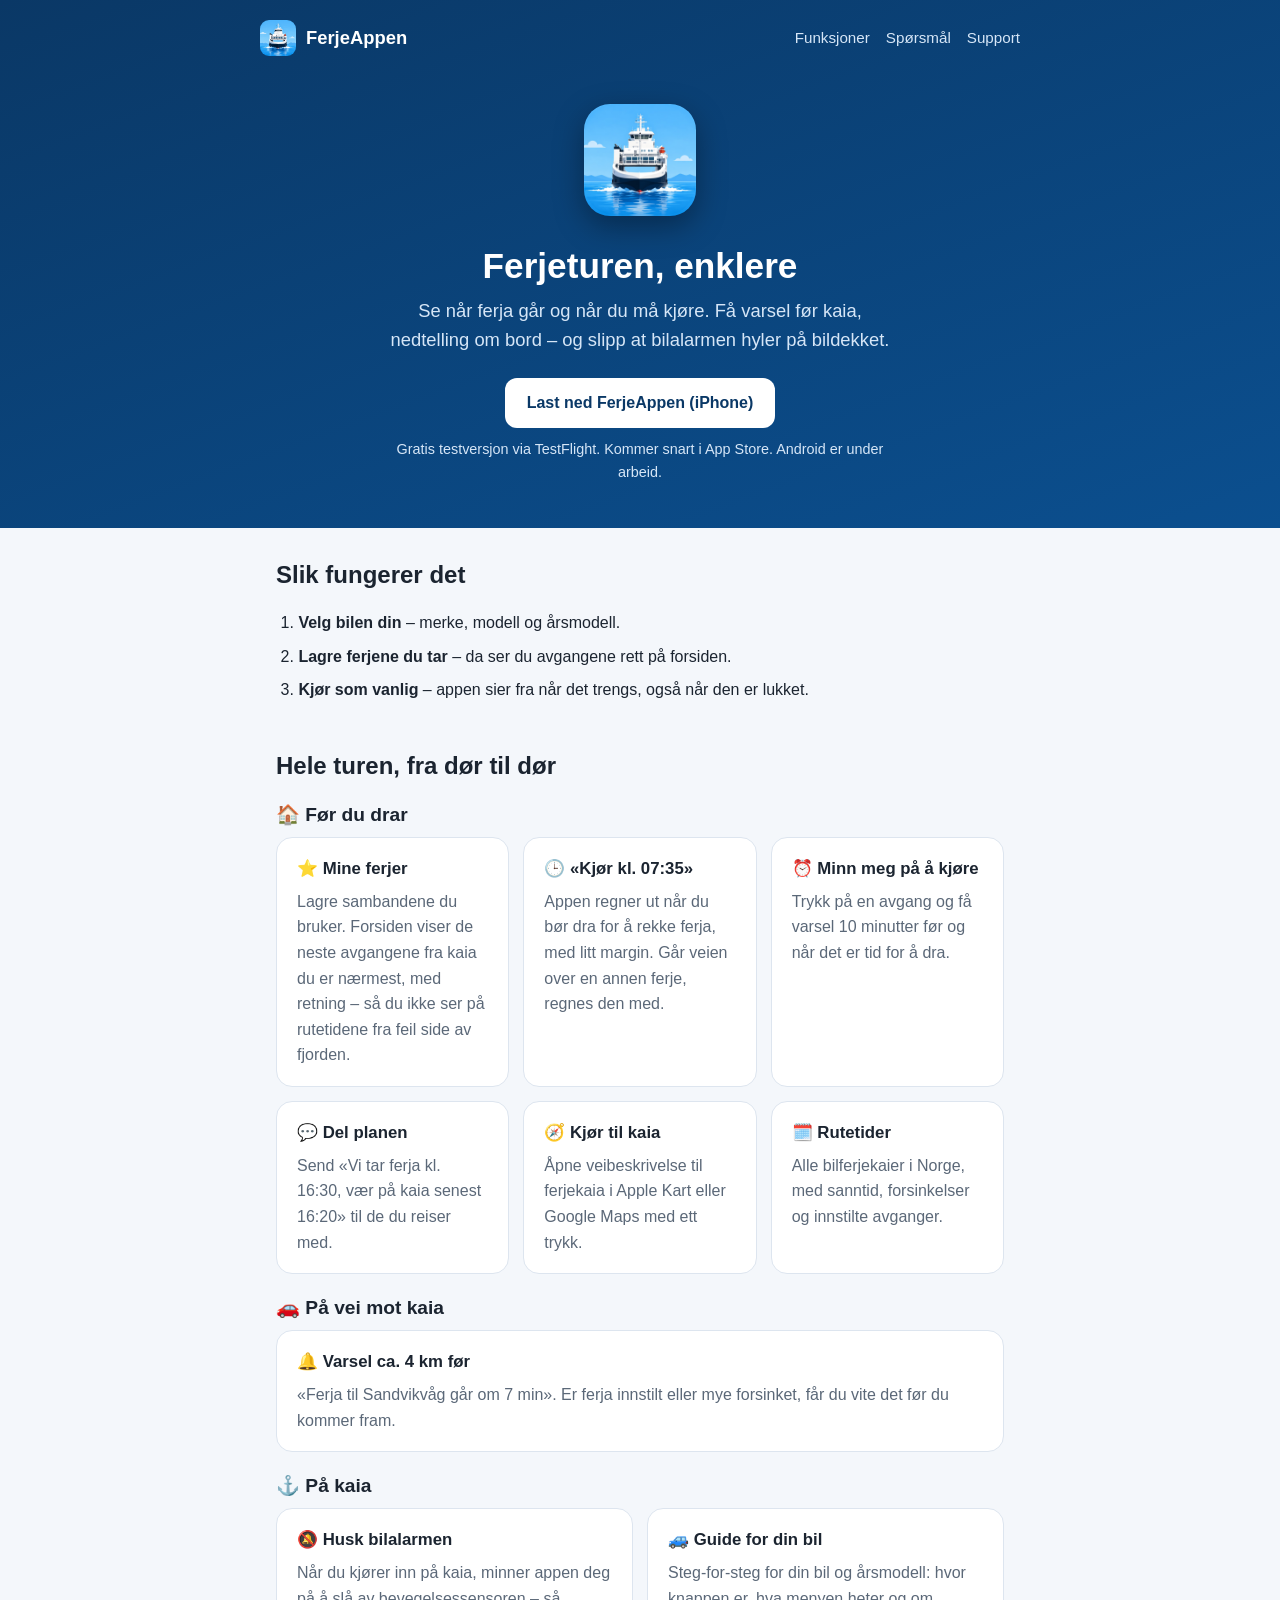
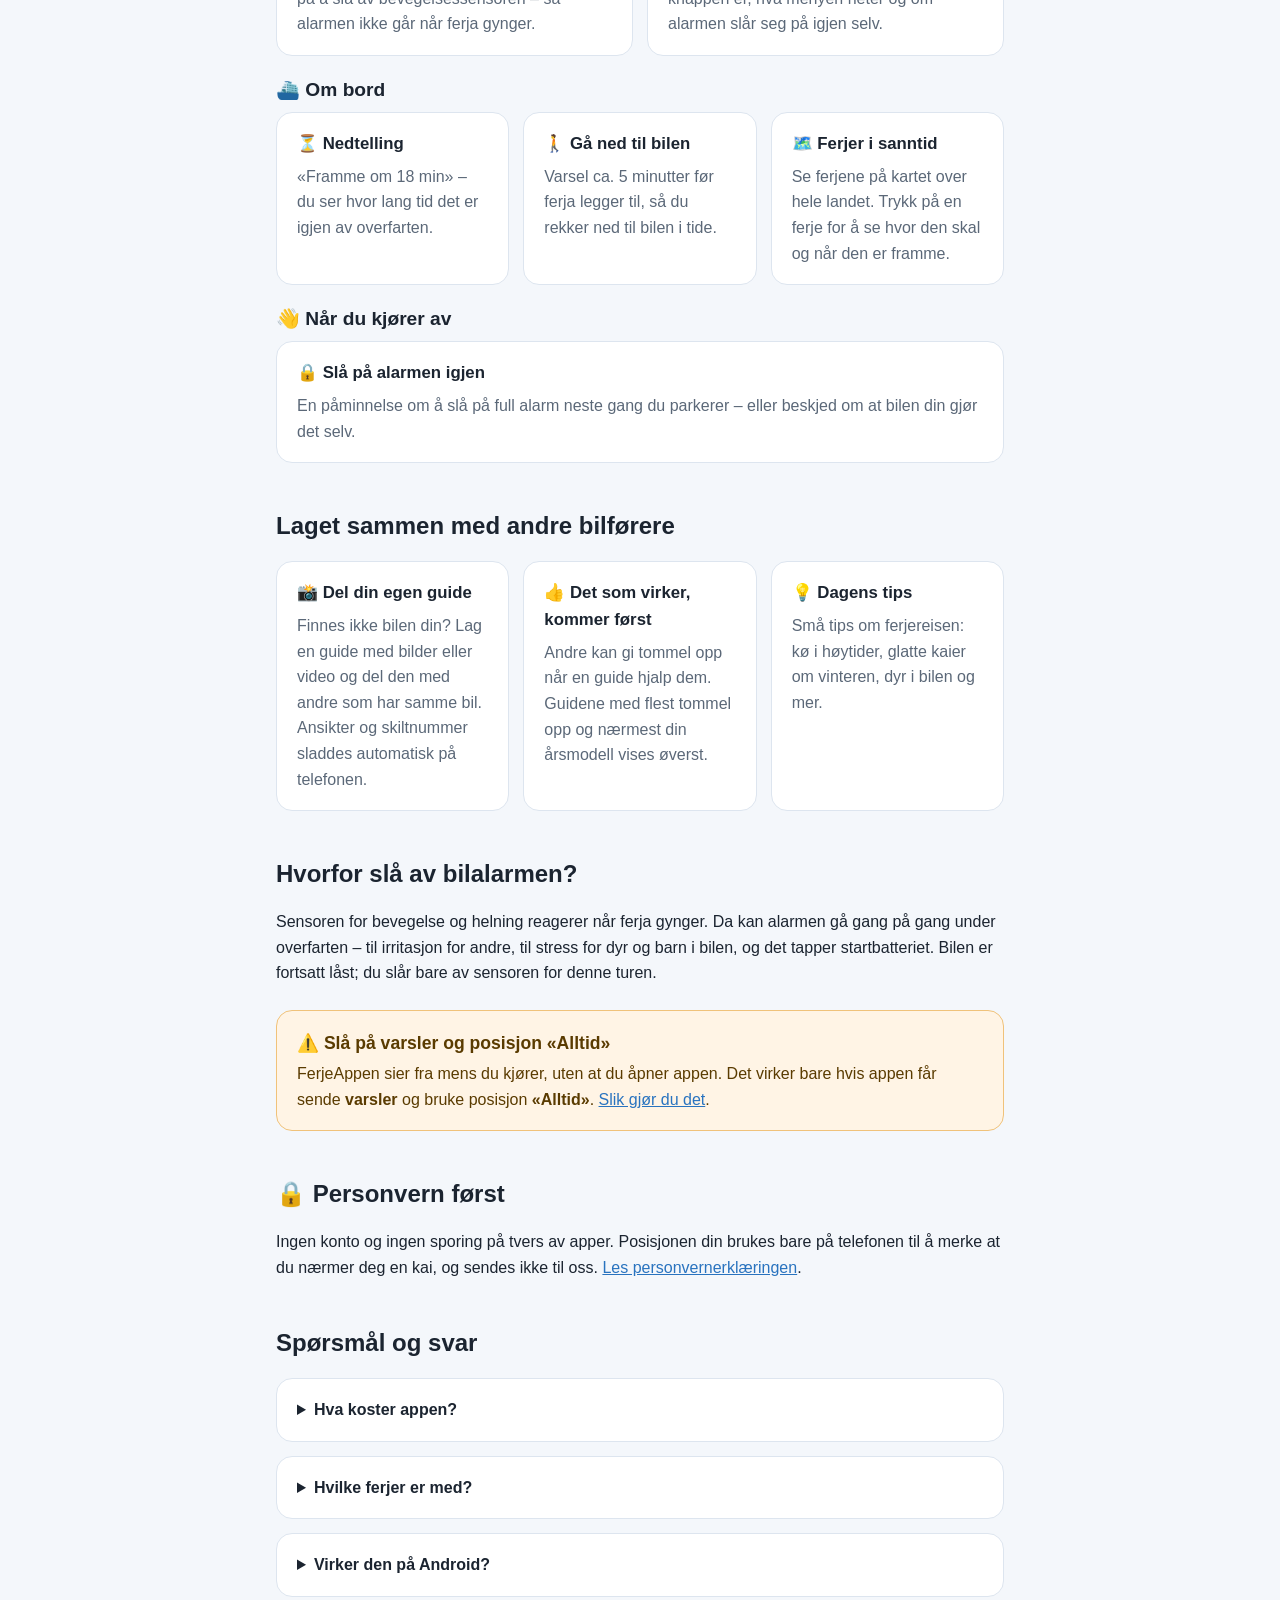
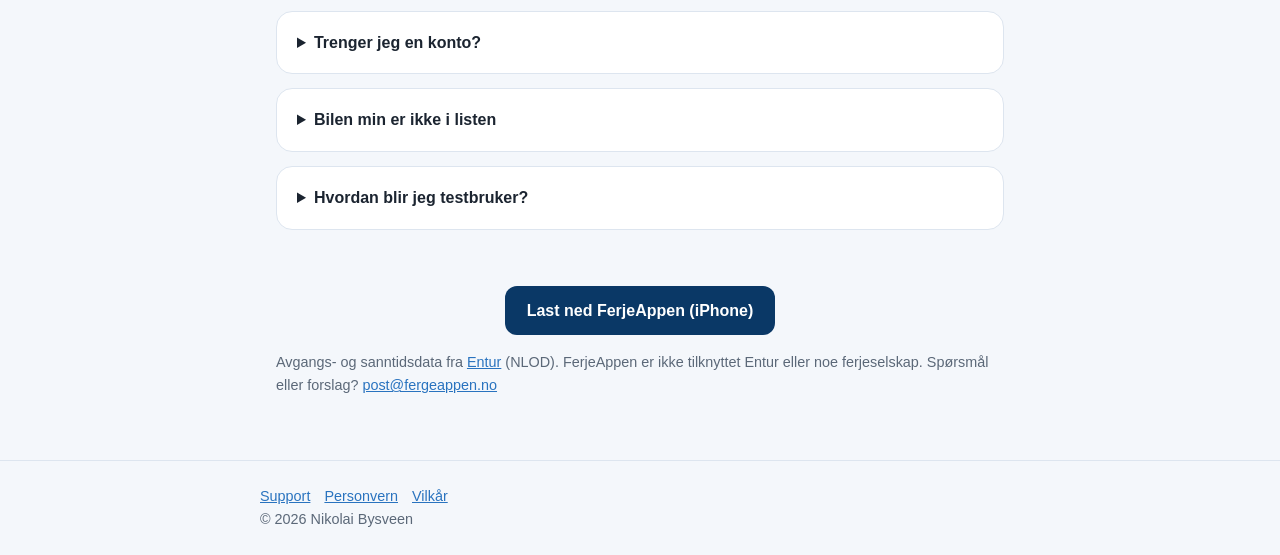
<file: index.html>
<!doctype html>
<html lang="no"><head><meta charset="utf-8"><meta name="viewport" content="width=device-width,initial-scale=1">
<title>FerjeAppen – avganger, varsel før kaia og hjelp med bilalarmen</title>
<meta name="description" content="FerjeAppen viser når ferja går og når du må kjøre, varsler deg før ferjekaia, teller ned om bord og minner deg på å skru av bilalarmen – med guide for din bil. Gratis, uten konto og uten sporing.">
<link rel="icon" href="ikon.png"><link rel="stylesheet" href="stil.css"></head>
<body>
<header><div class="inner">
<nav><a class="logo" href="./"><img src="ikon.png" alt="">FerjeAppen</a><a href="#funksjoner">Funksjoner</a><a href="#sporsmal">Spørsmål</a><a href="support.html">Support</a></nav>
<div class="hero">
<img src="ikon.png" alt="FerjeAppen-ikon">
<h1>Ferjeturen, enklere</h1>
<p>Se når ferja går og når du må kjøre. Få varsel før kaia, nedtelling om bord – og slipp at bilalarmen hyler på bildekket.</p>
<a class="knapp" href="https://testflight.apple.com/join/tNeA8xzN">Last ned FerjeAppen (iPhone)</a>
<p style="font-size:.9rem;margin-top:10px">Gratis testversjon via TestFlight. Kommer snart i App Store. Android er under arbeid.</p>
</div></div></header>
<main>

<h2 style="margin-top:0">Slik fungerer det</h2>
<ol class="steg">
<li><strong>Velg bilen din</strong> – merke, modell og årsmodell.</li>
<li><strong>Lagre ferjene du tar</strong> – da ser du avgangene rett på forsiden.</li>
<li><strong>Kjør som vanlig</strong> – appen sier fra når det trengs, også når den er lukket.</li>
</ol>

<h2 id="funksjoner">Hele turen, fra dør til dør</h2>

<div class="fase">
<h3>🏠 Før du drar</h3>
<div class="grid">
<div class="kort"><h4>⭐ Mine ferjer</h4><p>Lagre sambandene du bruker. Forsiden viser de neste avgangene fra kaia du er nærmest, med retning – så du ikke ser på rutetidene fra feil side av fjorden.</p></div>
<div class="kort"><h4>🕒 «Kjør kl. 07:35»</h4><p>Appen regner ut når du bør dra for å rekke ferja, med litt margin. Går veien over en annen ferje, regnes den med.</p></div>
<div class="kort"><h4>⏰ Minn meg på å kjøre</h4><p>Trykk på en avgang og få varsel 10 minutter før og når det er tid for å dra.</p></div>
<div class="kort"><h4>💬 Del planen</h4><p>Send «Vi tar ferja kl. 16:30, vær på kaia senest 16:20» til de du reiser med.</p></div>
<div class="kort"><h4>🧭 Kjør til kaia</h4><p>Åpne veibeskrivelse til ferjekaia i Apple Kart eller Google Maps med ett trykk.</p></div>
<div class="kort"><h4>🗓️ Rutetider</h4><p>Alle bilferjekaier i Norge, med sanntid, forsinkelser og innstilte avganger.</p></div>
</div>
</div>

<div class="fase">
<h3>🚗 På vei mot kaia</h3>
<div class="grid">
<div class="kort"><h4>🔔 Varsel ca. 4 km før</h4><p>«Ferja til Sandvikvåg går om 7 min». Er ferja innstilt eller mye forsinket, får du vite det før du kommer fram.</p></div>
</div>
</div>

<div class="fase">
<h3>⚓ På kaia</h3>
<div class="grid">
<div class="kort"><h4>🔕 Husk bilalarmen</h4><p>Når du kjører inn på kaia, minner appen deg på å slå av bevegelsessensoren – så alarmen ikke går når ferja gynger.</p></div>
<div class="kort"><h4>🚙 Guide for din bil</h4><p>Steg-for-steg for din bil og årsmodell: hvor knappen er, hva menyen heter og om alarmen slår seg på igjen selv.</p></div>
</div>
</div>

<div class="fase">
<h3>⛴️ Om bord</h3>
<div class="grid">
<div class="kort"><h4>⏳ Nedtelling</h4><p>«Framme om 18 min» – du ser hvor lang tid det er igjen av overfarten.</p></div>
<div class="kort"><h4>🚶 Gå ned til bilen</h4><p>Varsel ca. 5 minutter før ferja legger til, så du rekker ned til bilen i tide.</p></div>
<div class="kort"><h4>🗺️ Ferjer i sanntid</h4><p>Se ferjene på kartet over hele landet. Trykk på en ferje for å se hvor den skal og når den er framme.</p></div>
</div>
</div>

<div class="fase">
<h3>👋 Når du kjører av</h3>
<div class="grid">
<div class="kort"><h4>🔒 Slå på alarmen igjen</h4><p>En påminnelse om å slå på full alarm neste gang du parkerer – eller beskjed om at bilen din gjør det selv.</p></div>
</div>
</div>

<h2>Laget sammen med andre bilførere</h2>
<div class="grid">
<div class="kort"><h4>📸 Del din egen guide</h4><p>Finnes ikke bilen din? Lag en guide med bilder eller video og del den med andre som har samme bil. Ansikter og skiltnummer sladdes automatisk på telefonen.</p></div>
<div class="kort"><h4>👍 Det som virker, kommer først</h4><p>Andre kan gi tommel opp når en guide hjalp dem. Guidene med flest tommel opp og nærmest din årsmodell vises øverst.</p></div>
<div class="kort"><h4>💡 Dagens tips</h4><p>Små tips om ferjereisen: kø i høytider, glatte kaier om vinteren, dyr i bilen og mer.</p></div>
</div>

<h2>Hvorfor slå av bilalarmen?</h2>
<p>Sensoren for bevegelse og helning reagerer når ferja gynger. Da kan alarmen gå gang på gang under overfarten – til irritasjon for andre, til stress for dyr og barn i bilen, og det tapper startbatteriet. Bilen er fortsatt låst; du slår bare av sensoren for denne turen.</p>

<div class="varsel"><strong>⚠️ Slå på varsler og posisjon «Alltid»</strong>
FerjeAppen sier fra mens du kjører, uten at du åpner appen. Det virker bare hvis appen får sende <b>varsler</b> og bruke posisjon <b>«Alltid»</b>. <a href="support.html#varsler">Slik gjør du det</a>.</div>

<h2>🔒 Personvern først</h2>
<p>Ingen konto og ingen sporing på tvers av apper. Posisjonen din brukes bare på telefonen til å merke at du nærmer deg en kai, og sendes ikke til oss. <a href="personvern.html">Les personvernerklæringen</a>.</p>

<h2 id="sporsmal">Spørsmål og svar</h2>
<details class="kort"><summary>Hva koster appen?</summary><p>Den er gratis å bruke nå. Hvis vi en gang innfører betaling, varsler vi i appen minst tre uker før.</p></details>
<details class="kort"><summary>Hvilke ferjer er med?</summary><p>Bilferjene i Norge som har ruter hos Entur – over 400 ferjekaier. Hurtigbåter og utenlandsferjer er ikke med ennå.</p></details>
<details class="kort"><summary>Virker den på Android?</summary><p>Ikke ennå. Android-versjonen er under arbeid. Foreløpig finnes appen for iPhone.</p></details>
<details class="kort"><summary>Trenger jeg en konto?</summary><p>Nei. Du kan bruke alt uten å logge inn.</p></details>
<details class="kort"><summary>Bilen min er ikke i listen</summary><p>Legg den til selv med «Legg til annen modell». Da får du en generell guide, og kan lage din egen med bilder som andre med samme bil også får glede av.</p></details>
<details class="kort"><summary>Hvordan blir jeg testbruker?</summary><p>Installer <a href="https://apps.apple.com/app/testflight/id899247664">TestFlight</a> fra App Store, og åpne <a href="https://testflight.apple.com/join/tNeA8xzN">testlenken</a> på iPhonen. Tilbakemeldinger sender du ved å ta et skjermbilde i appen.</p></details>

<p style="text-align:center;margin-top:32px"><a class="knapp knapp-bla" href="https://testflight.apple.com/join/tNeA8xzN">Last ned FerjeAppen (iPhone)</a></p>

<p class="oppdatert">Avgangs- og sanntidsdata fra <a href="https://entur.no">Entur</a> (NLOD). FerjeAppen er ikke tilknyttet Entur eller noe ferjeselskap. Spørsmål eller forslag? <a href="mailto:post@fergeappen.no">post@fergeappen.no</a></p>
</main>
<footer><div class="inner"><a href="support.html">Support</a><a href="personvern.html">Personvern</a><a href="vilkar.html">Vilkår</a><br>© 2026 Nikolai Bysveen</div></footer>
</body></html>
</file>
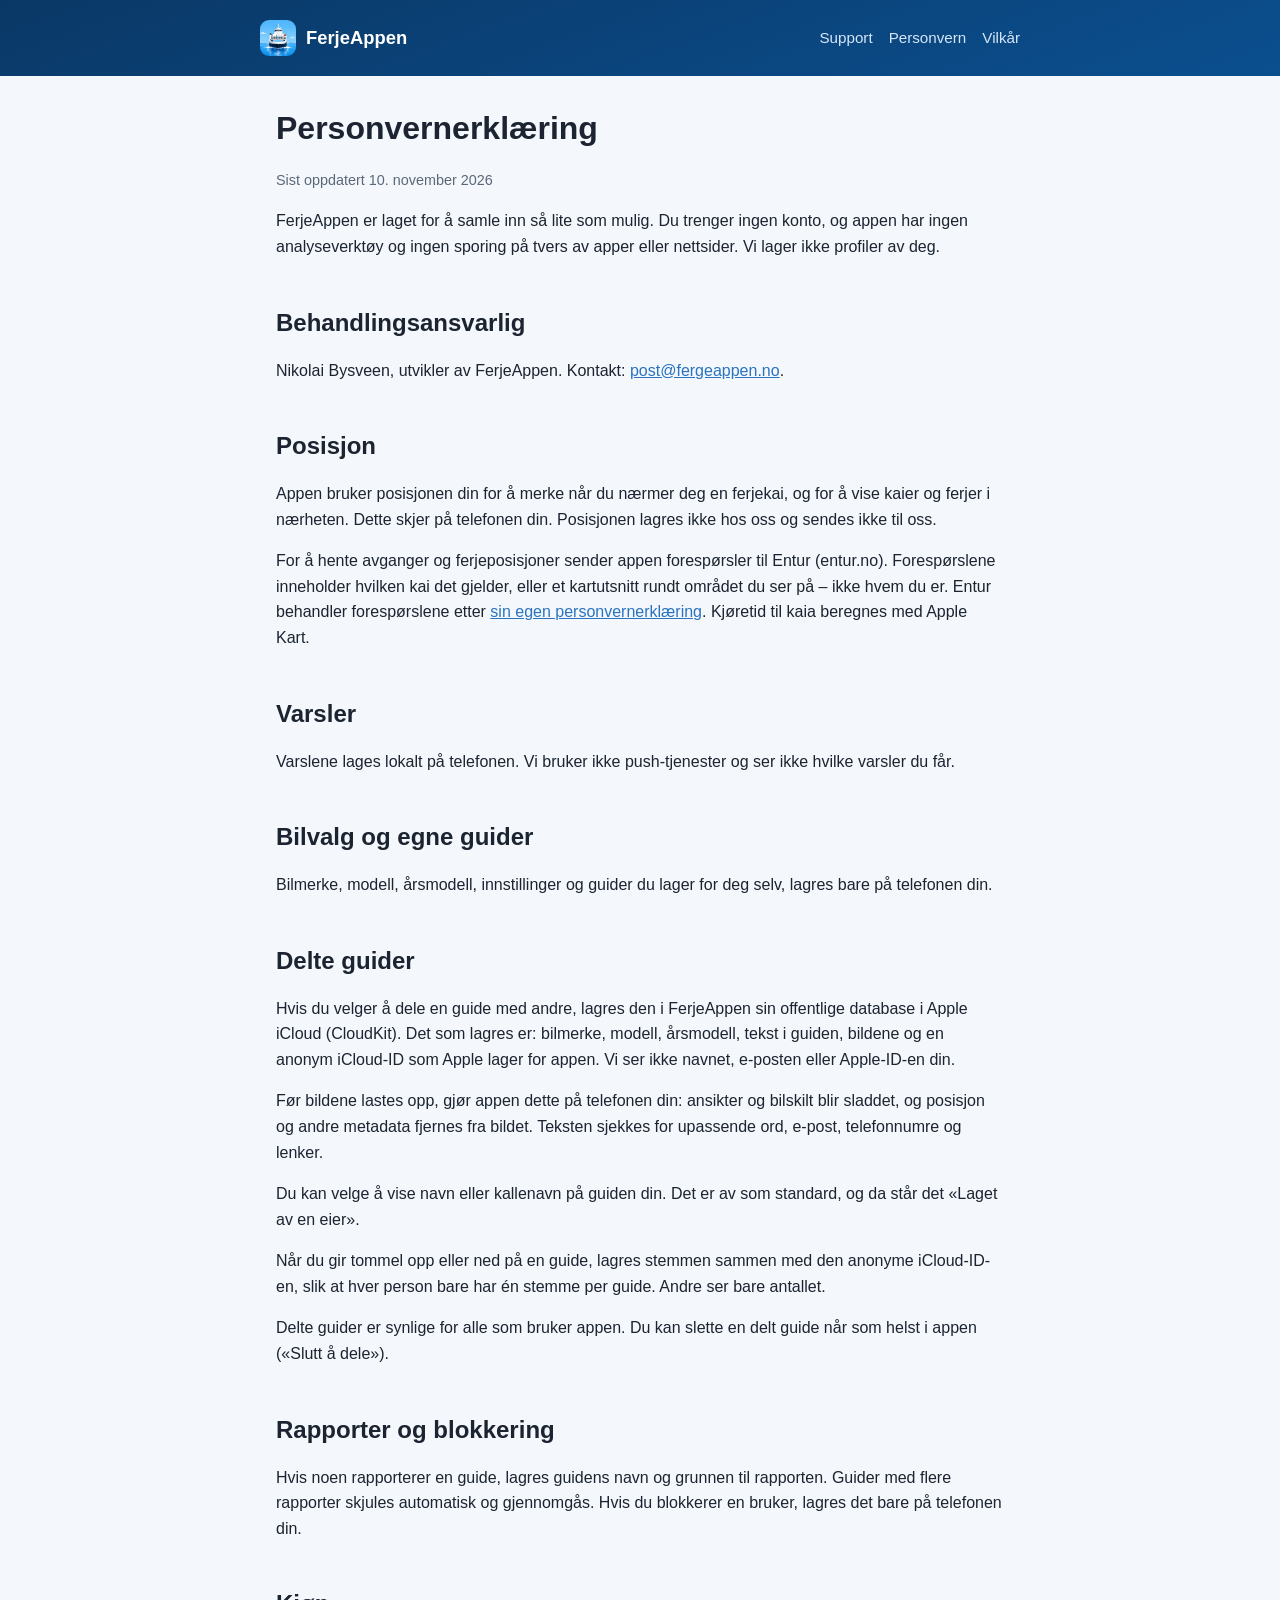
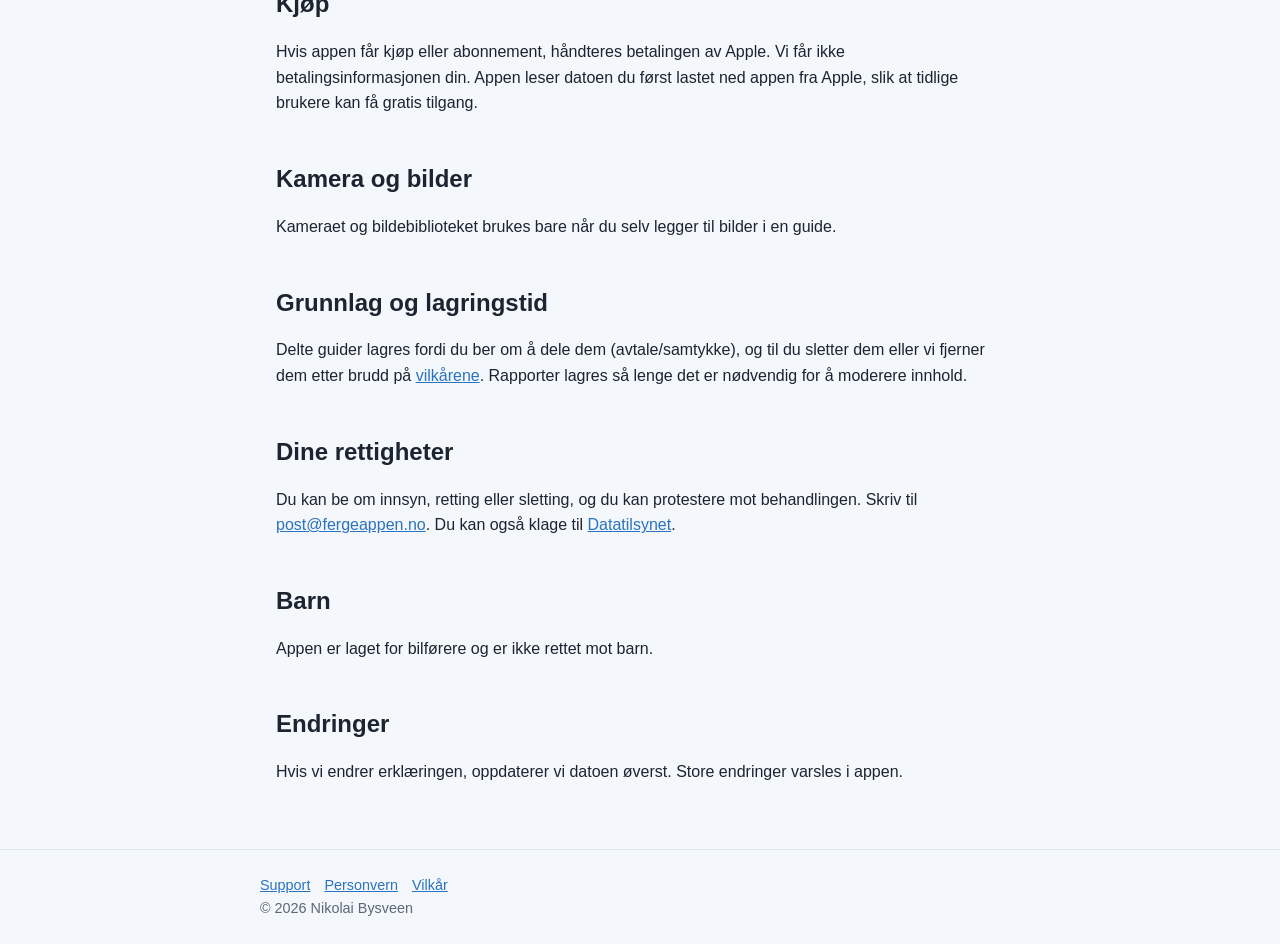
<file: personvern.html>
<!doctype html>
<html lang="no"><head><meta charset="utf-8"><meta name="viewport" content="width=device-width,initial-scale=1">
<title>Personvern – FerjeAppen</title><link rel="icon" href="ikon.png"><link rel="stylesheet" href="stil.css"></head>
<body>
<header><div class="inner"><nav><a class="logo" href="./"><img src="ikon.png" alt="">FerjeAppen</a><a href="support.html">Support</a><a href="personvern.html">Personvern</a><a href="vilkar.html">Vilkår</a></nav></div></header>
<main>
<h1>Personvernerklæring</h1>
<p class="oppdatert">Sist oppdatert 10. november 2026</p>
<p>FerjeAppen er laget for å samle inn så lite som mulig. Du trenger ingen konto, og appen har ingen analyseverktøy og ingen sporing på tvers av apper eller nettsider. Vi lager ikke profiler av deg.</p>

<h2>Behandlingsansvarlig</h2>
<p>Nikolai Bysveen, utvikler av FerjeAppen. Kontakt: <a href="mailto:post@fergeappen.no">post@fergeappen.no</a>.</p>

<h2>Posisjon</h2>
<p>Appen bruker posisjonen din for å merke når du nærmer deg en ferjekai, og for å vise kaier og ferjer i nærheten. Dette skjer på telefonen din. Posisjonen lagres ikke hos oss og sendes ikke til oss.</p>
<p>For å hente avganger og ferjeposisjoner sender appen forespørsler til Entur (entur.no). Forespørslene inneholder hvilken kai det gjelder, eller et kartutsnitt rundt området du ser på – ikke hvem du er. Entur behandler forespørslene etter <a href="https://www.entur.org/om-entur/personvern/">sin egen personvernerklæring</a>. Kjøretid til kaia beregnes med Apple Kart.</p>

<h2>Varsler</h2>
<p>Varslene lages lokalt på telefonen. Vi bruker ikke push-tjenester og ser ikke hvilke varsler du får.</p>

<h2>Bilvalg og egne guider</h2>
<p>Bilmerke, modell, årsmodell, innstillinger og guider du lager for deg selv, lagres bare på telefonen din.</p>

<h2>Delte guider</h2>
<p>Hvis du velger å dele en guide med andre, lagres den i FerjeAppen sin offentlige database i Apple iCloud (CloudKit). Det som lagres er: bilmerke, modell, årsmodell, tekst i guiden, bildene og en anonym iCloud-ID som Apple lager for appen. Vi ser ikke navnet, e-posten eller Apple-ID-en din.</p>
<p>Før bildene lastes opp, gjør appen dette på telefonen din: ansikter og bilskilt blir sladdet, og posisjon og andre metadata fjernes fra bildet. Teksten sjekkes for upassende ord, e-post, telefonnumre og lenker.</p>
<p>Du kan velge å vise navn eller kallenavn på guiden din. Det er av som standard, og da står det «Laget av en eier».</p>
<p>Når du gir tommel opp eller ned på en guide, lagres stemmen sammen med den anonyme iCloud-ID-en, slik at hver person bare har én stemme per guide. Andre ser bare antallet.</p>
<p>Delte guider er synlige for alle som bruker appen. Du kan slette en delt guide når som helst i appen («Slutt å dele»).</p>

<h2>Rapporter og blokkering</h2>
<p>Hvis noen rapporterer en guide, lagres guidens navn og grunnen til rapporten. Guider med flere rapporter skjules automatisk og gjennomgås. Hvis du blokkerer en bruker, lagres det bare på telefonen din.</p>

<h2>Kjøp</h2>
<p>Hvis appen får kjøp eller abonnement, håndteres betalingen av Apple. Vi får ikke betalingsinformasjonen din. Appen leser datoen du først lastet ned appen fra Apple, slik at tidlige brukere kan få gratis tilgang.</p>

<h2>Kamera og bilder</h2>
<p>Kameraet og bildebiblioteket brukes bare når du selv legger til bilder i en guide.</p>

<h2>Grunnlag og lagringstid</h2>
<p>Delte guider lagres fordi du ber om å dele dem (avtale/samtykke), og til du sletter dem eller vi fjerner dem etter brudd på <a href="vilkar.html">vilkårene</a>. Rapporter lagres så lenge det er nødvendig for å moderere innhold.</p>

<h2>Dine rettigheter</h2>
<p>Du kan be om innsyn, retting eller sletting, og du kan protestere mot behandlingen. Skriv til <a href="mailto:post@fergeappen.no">post@fergeappen.no</a>. Du kan også klage til <a href="https://www.datatilsynet.no">Datatilsynet</a>.</p>

<h2>Barn</h2>
<p>Appen er laget for bilførere og er ikke rettet mot barn.</p>

<h2>Endringer</h2>
<p>Hvis vi endrer erklæringen, oppdaterer vi datoen øverst. Store endringer varsles i appen.</p>
</main>
<footer><div class="inner"><a href="support.html">Support</a><a href="personvern.html">Personvern</a><a href="vilkar.html">Vilkår</a><br>© 2026 Nikolai Bysveen</div></footer>
</body></html>
</file>
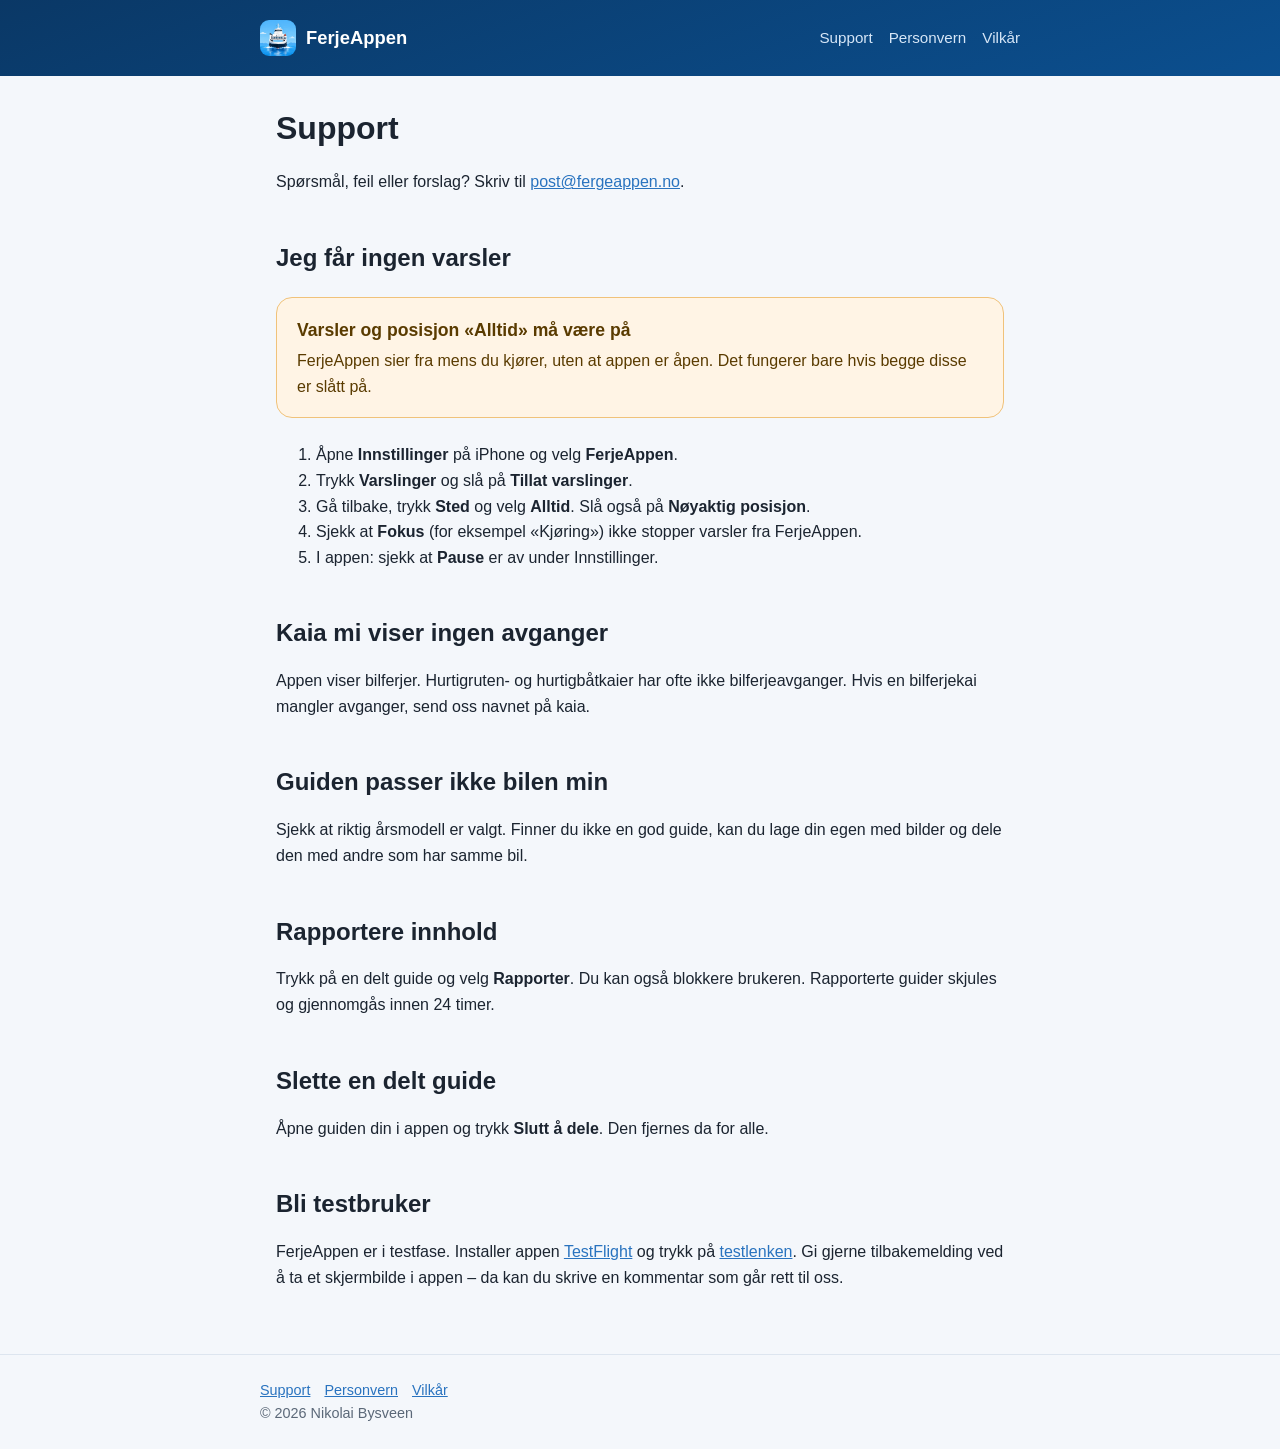
<file: support.html>
<!doctype html>
<html lang="no"><head><meta charset="utf-8"><meta name="viewport" content="width=device-width,initial-scale=1">
<title>Support – FerjeAppen</title><link rel="icon" href="ikon.png"><link rel="stylesheet" href="stil.css"></head>
<body>
<header><div class="inner"><nav><a class="logo" href="./"><img src="ikon.png" alt="">FerjeAppen</a><a href="support.html">Support</a><a href="personvern.html">Personvern</a><a href="vilkar.html">Vilkår</a></nav></div></header>
<main>
<h1>Support</h1>
<p>Spørsmål, feil eller forslag? Skriv til <a href="mailto:post@fergeappen.no">post@fergeappen.no</a>.</p>

<h2 id="varsler">Jeg får ingen varsler</h2>
<div class="varsel"><strong>Varsler og posisjon «Alltid» må være på</strong>
FerjeAppen sier fra mens du kjører, uten at appen er åpen. Det fungerer bare hvis begge disse er slått på.</div>
<ol>
<li>Åpne <b>Innstillinger</b> på iPhone og velg <b>FerjeAppen</b>.</li>
<li>Trykk <b>Varslinger</b> og slå på <b>Tillat varslinger</b>.</li>
<li>Gå tilbake, trykk <b>Sted</b> og velg <b>Alltid</b>. Slå også på <b>Nøyaktig posisjon</b>.</li>
<li>Sjekk at <b>Fokus</b> (for eksempel «Kjøring») ikke stopper varsler fra FerjeAppen.</li>
<li>I appen: sjekk at <b>Pause</b> er av under Innstillinger.</li>
</ol>

<h2>Kaia mi viser ingen avganger</h2>
<p>Appen viser bilferjer. Hurtigruten- og hurtigbåtkaier har ofte ikke bilferjeavganger. Hvis en bilferjekai mangler avganger, send oss navnet på kaia.</p>

<h2>Guiden passer ikke bilen min</h2>
<p>Sjekk at riktig årsmodell er valgt. Finner du ikke en god guide, kan du lage din egen med bilder og dele den med andre som har samme bil.</p>

<h2>Rapportere innhold</h2>
<p>Trykk på en delt guide og velg <b>Rapporter</b>. Du kan også blokkere brukeren. Rapporterte guider skjules og gjennomgås innen 24 timer.</p>

<h2>Slette en delt guide</h2>
<p>Åpne guiden din i appen og trykk <b>Slutt å dele</b>. Den fjernes da for alle.</p>

<h2 id="test">Bli testbruker</h2>
<p>FerjeAppen er i testfase. Installer appen <a href="https://apps.apple.com/app/testflight/id899247664">TestFlight</a> og trykk på <a href="https://testflight.apple.com/join/tNeA8xzN">testlenken</a>. Gi gjerne tilbakemelding ved å ta et skjermbilde i appen – da kan du skrive en kommentar som går rett til oss.</p>
</main>
<footer><div class="inner"><a href="support.html">Support</a><a href="personvern.html">Personvern</a><a href="vilkar.html">Vilkår</a><br>© 2026 Nikolai Bysveen</div></footer>
</body></html>
</file>
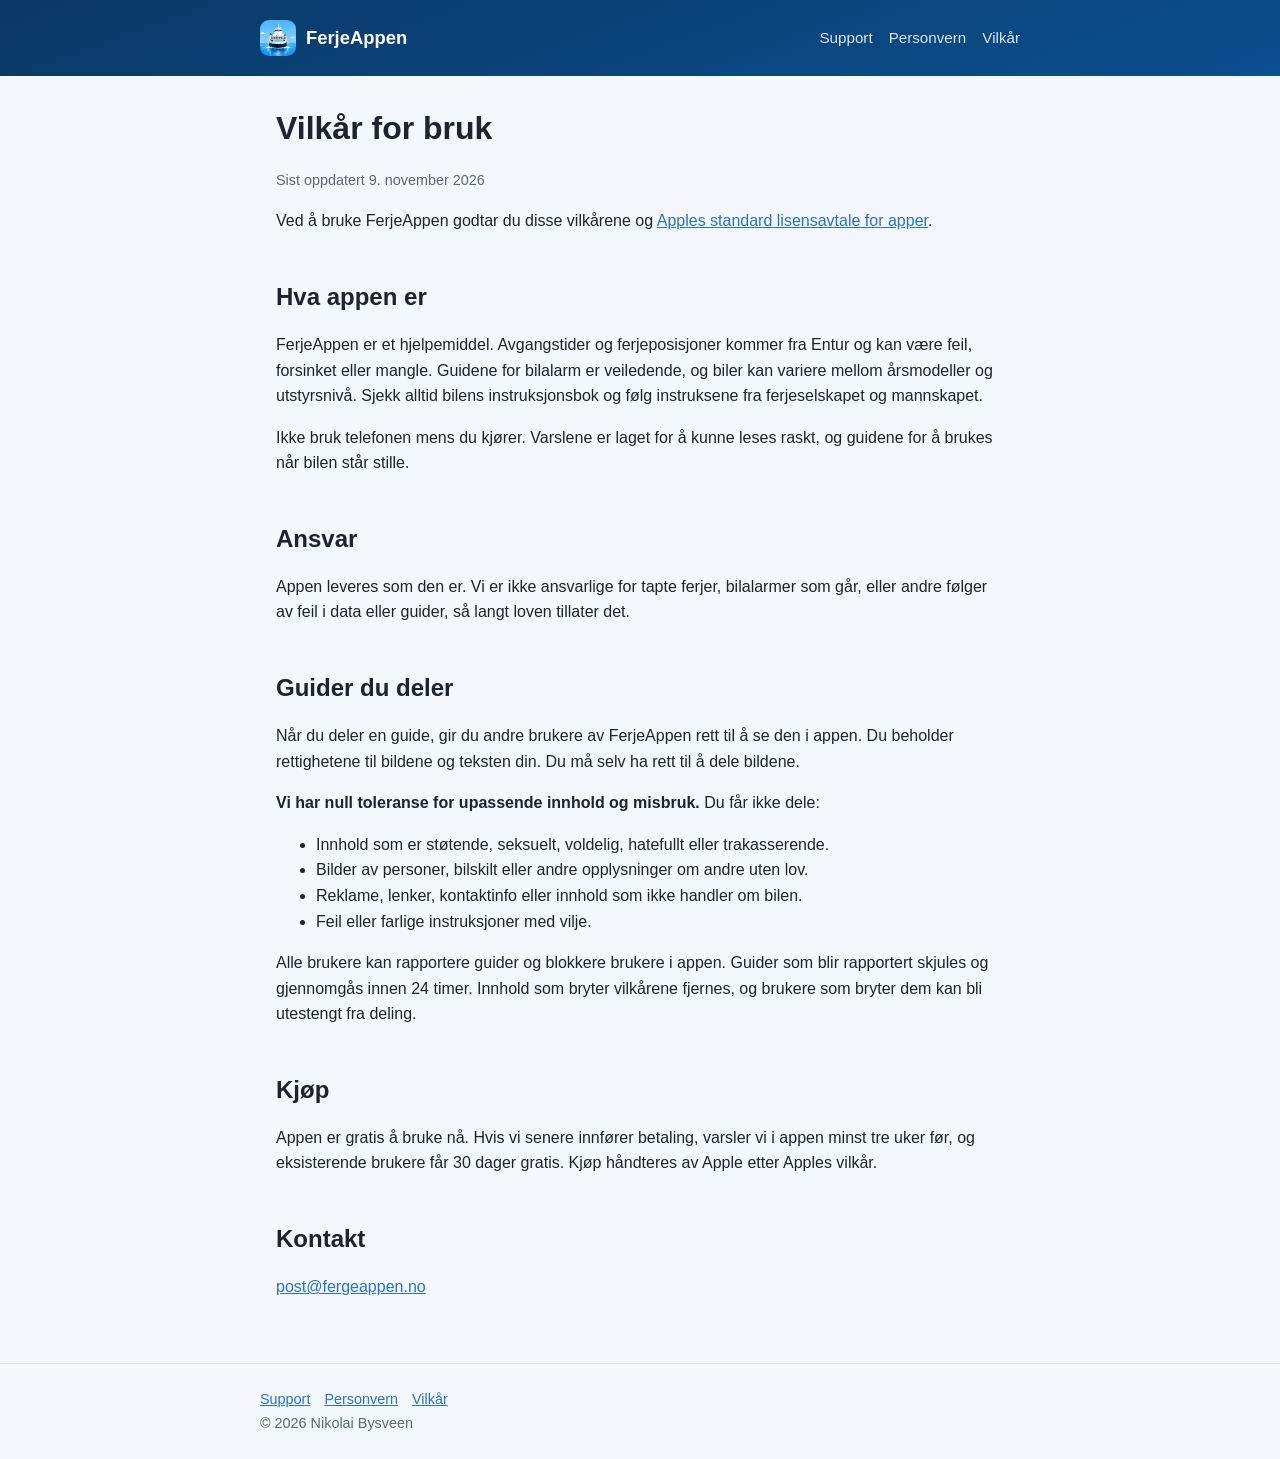
<file: vilkar.html>
<!doctype html>
<html lang="no"><head><meta charset="utf-8"><meta name="viewport" content="width=device-width,initial-scale=1">
<title>Vilkår – FerjeAppen</title><link rel="icon" href="ikon.png"><link rel="stylesheet" href="stil.css"></head>
<body>
<header><div class="inner"><nav><a class="logo" href="./"><img src="ikon.png" alt="">FerjeAppen</a><a href="support.html">Support</a><a href="personvern.html">Personvern</a><a href="vilkar.html">Vilkår</a></nav></div></header>
<main>
<h1>Vilkår for bruk</h1>
<p class="oppdatert">Sist oppdatert 9. november 2026</p>
<p>Ved å bruke FerjeAppen godtar du disse vilkårene og <a href="https://www.apple.com/legal/internet-services/itunes/dev/stdeula/">Apples standard lisensavtale for apper</a>.</p>

<h2>Hva appen er</h2>
<p>FerjeAppen er et hjelpemiddel. Avgangstider og ferjeposisjoner kommer fra Entur og kan være feil, forsinket eller mangle. Guidene for bilalarm er veiledende, og biler kan variere mellom årsmodeller og utstyrsnivå. Sjekk alltid bilens instruksjonsbok og følg instruksene fra ferjeselskapet og mannskapet.</p>
<p>Ikke bruk telefonen mens du kjører. Varslene er laget for å kunne leses raskt, og guidene for å brukes når bilen står stille.</p>

<h2>Ansvar</h2>
<p>Appen leveres som den er. Vi er ikke ansvarlige for tapte ferjer, bilalarmer som går, eller andre følger av feil i data eller guider, så langt loven tillater det.</p>

<h2>Guider du deler</h2>
<p>Når du deler en guide, gir du andre brukere av FerjeAppen rett til å se den i appen. Du beholder rettighetene til bildene og teksten din. Du må selv ha rett til å dele bildene.</p>
<p><b>Vi har null toleranse for upassende innhold og misbruk.</b> Du får ikke dele:</p>
<ul>
<li>Innhold som er støtende, seksuelt, voldelig, hatefullt eller trakasserende.</li>
<li>Bilder av personer, bilskilt eller andre opplysninger om andre uten lov.</li>
<li>Reklame, lenker, kontaktinfo eller innhold som ikke handler om bilen.</li>
<li>Feil eller farlige instruksjoner med vilje.</li>
</ul>
<p>Alle brukere kan rapportere guider og blokkere brukere i appen. Guider som blir rapportert skjules og gjennomgås innen 24 timer. Innhold som bryter vilkårene fjernes, og brukere som bryter dem kan bli utestengt fra deling.</p>

<h2>Kjøp</h2>
<p>Appen er gratis å bruke nå. Hvis vi senere innfører betaling, varsler vi i appen minst tre uker før, og eksisterende brukere får 30 dager gratis. Kjøp håndteres av Apple etter Apples vilkår.</p>

<h2>Kontakt</h2>
<p><a href="mailto:post@fergeappen.no">post@fergeappen.no</a></p>
</main>
<footer><div class="inner"><a href="support.html">Support</a><a href="personvern.html">Personvern</a><a href="vilkar.html">Vilkår</a><br>© 2026 Nikolai Bysveen</div></footer>
</body></html>
</file>
<file: stil.css>
:root{--hav:#0a3866;--hav2:#0b4f8f;--lys:#2973bf;--tekst:#1b2430;--dempet:#5b6878;--bg:#f4f7fb;--kort:#fff;--kant:#dde5ef}
@media (prefers-color-scheme:dark){:root{--tekst:#e8eef6;--dempet:#9fb0c4;--bg:#07182b;--kort:#0d243d;--kant:#1c3a5c}}
*{box-sizing:border-box}
body{margin:0;font-family:-apple-system,BlinkMacSystemFont,"Segoe UI",Roboto,sans-serif;background:var(--bg);color:var(--tekst);line-height:1.6}
a{color:var(--lys)}
header{background:linear-gradient(160deg,var(--hav),var(--hav2));color:#fff;padding:20px 16px}
header .inner,main,footer .inner{max-width:760px;margin:0 auto}
nav{display:flex;align-items:center;gap:16px;flex-wrap:wrap}
nav .logo{display:flex;align-items:center;gap:10px;font-weight:700;font-size:1.15rem;color:#fff;text-decoration:none;margin-right:auto}
nav .logo img{width:36px;height:36px;border-radius:9px}
nav a{color:#d6e6f7;text-decoration:none;font-size:.95rem}
nav a:hover{color:#fff}
.hero{padding:48px 0 24px;text-align:center}
.hero img{width:112px;height:112px;border-radius:26px;box-shadow:0 10px 30px rgba(0,0,0,.35)}
.hero h1{font-size:2.2rem;margin:20px 0 8px}
.hero p{font-size:1.15rem;color:#d6e6f7;margin:0 auto;max-width:520px}
.knapp{display:inline-block;margin-top:24px;background:#fff;color:var(--hav);padding:12px 22px;border-radius:12px;font-weight:700;text-decoration:none}
main{padding:32px 16px 48px}
h1,h2,h3{line-height:1.25}
main h1{margin-top:0}
main h2{margin-top:2em}
.kort{background:var(--kort);border:1px solid var(--kant);border-radius:16px;padding:18px 20px;margin:14px 0}
.kort h3{margin:0 0 6px}
.kort p{margin:0;color:var(--dempet)}
.grid{display:grid;grid-template-columns:repeat(auto-fit,minmax(220px,1fr));gap:14px}
.grid .kort{margin:0}
.varsel{background:#fff4e5;border:1px solid #f0c27a;color:#5a3b00;border-radius:16px;padding:18px 20px;margin:24px 0}
@media (prefers-color-scheme:dark){.varsel{background:#3a2a0c;border-color:#7a5a1e;color:#ffe2b0}}
.varsel strong{display:block;font-size:1.1rem;margin-bottom:4px}
.oppdatert{color:var(--dempet);font-size:.9rem}
footer{border-top:1px solid var(--kant);padding:24px 16px;color:var(--dempet);font-size:.9rem}
footer a{margin-right:14px}
.kort h4{margin:0 0 6px;font-size:1.05rem}
.fase{margin:22px 0 8px}
.fase h3{margin:0 0 10px;font-size:1.2rem}
.steg{padding-left:1.4em;margin:0}
.steg li{margin:8px 0}
details.kort summary{cursor:pointer;font-weight:700}
details.kort p{margin-top:8px}
.knapp-bla{background:var(--hav);color:#fff}
</file>
